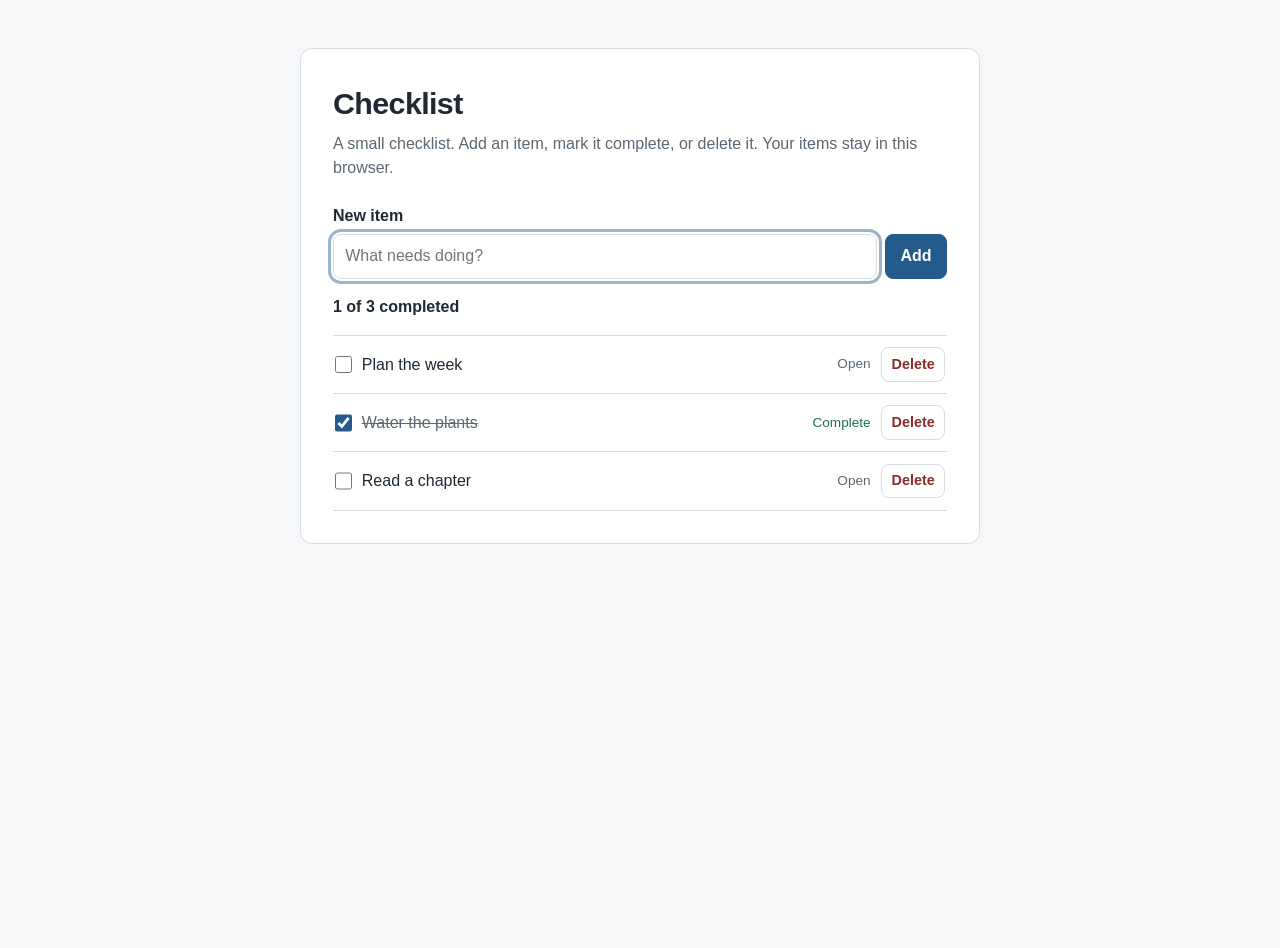
<file: site/index.html>
<!doctype html>
<html lang="en">
<head>
  <meta charset="utf-8">
  <meta name="viewport" content="width=device-width, initial-scale=1">
  <title>Checklist</title>
  <link rel="stylesheet" href="styles.css">
</head>
<body>
  <main class="app">
    <header class="app-header">
      <h1>Checklist</h1>
      <p class="intro">A small checklist. Add an item, mark it complete, or delete it. Your items stay in this browser.</p>
    </header>

    <form id="new-item-form" class="new-item" novalidate>
      <label for="new-label">New item</label>
      <div class="new-item-row">
        <input id="new-label" name="label" type="text" autocomplete="off" maxlength="200" placeholder="What needs doing?">
        <button type="submit">Add</button>
      </div>
    </form>

    <p id="error" class="error" role="alert" hidden></p>
    <p id="notice" class="notice" role="status" hidden></p>

    <p id="count" class="count" role="status" aria-live="polite"></p>

    <section id="storage-error" class="storage-error" aria-labelledby="storage-error-heading" hidden>
      <h2 id="storage-error-heading">Saved data could not be read</h2>
      <p id="storage-error-text"></p>
      <p>The original bytes are left unchanged at the storage key below. Copy them before resetting if you need them.</p>
      <p class="storage-key">Storage key: <code>checklist.state.v1</code></p>
      <pre id="raw-data" class="raw-data" tabindex="0"></pre>
      <button id="reset-storage" type="button" class="reset">Reset saved data</button>
    </section>

    <ul id="items" class="items" aria-label="Checklist items"></ul>
  </main>
  <script src="app.js" defer></script>
</body>
</html>
</file>
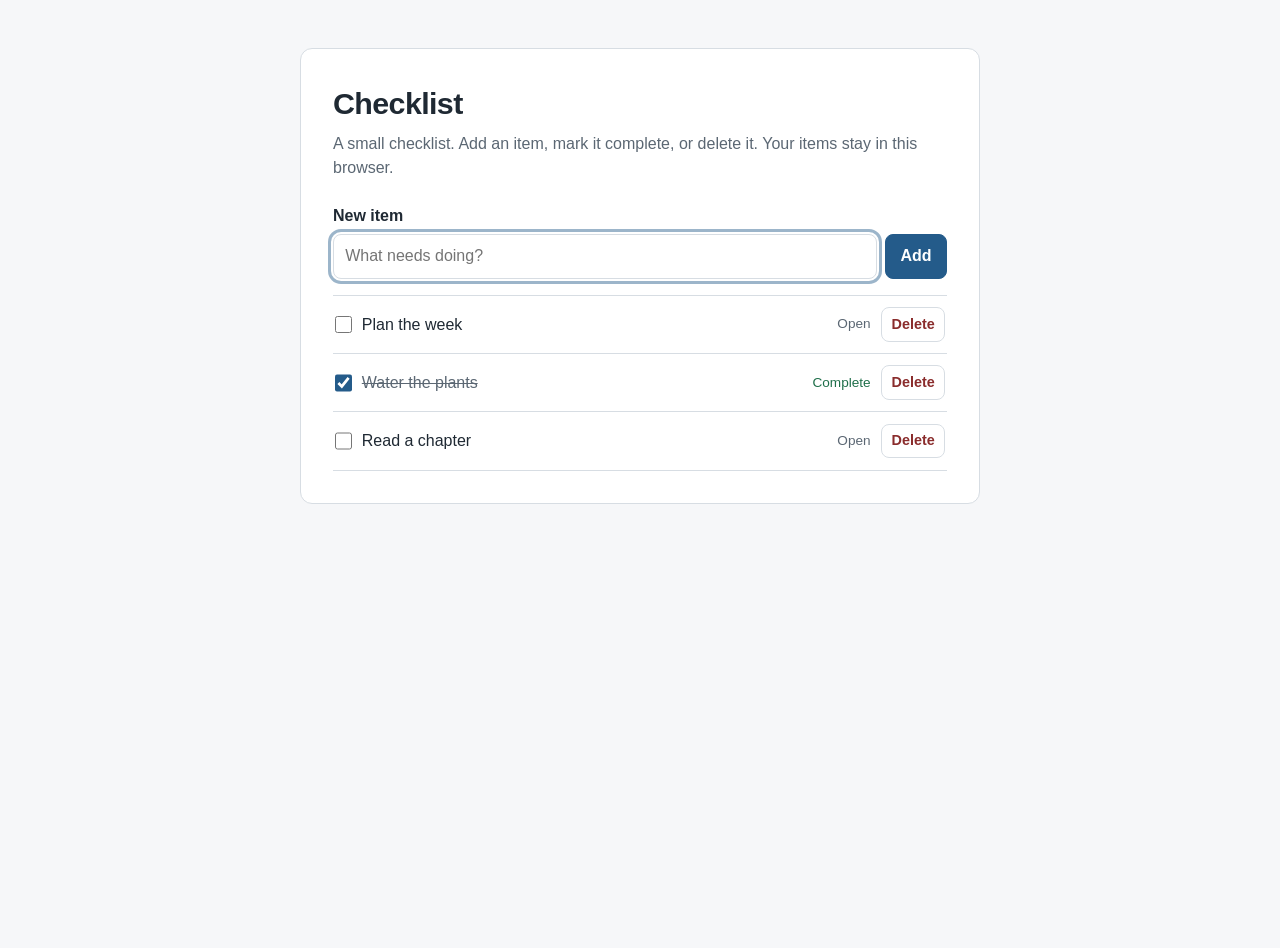
<file: docs/evidence/releases/A/site/index.html>
<!doctype html>
<html lang="en">
<head>
  <meta charset="utf-8">
  <meta name="viewport" content="width=device-width, initial-scale=1">
  <title>Checklist</title>
  <link rel="stylesheet" href="styles.css">
</head>
<body>
  <main class="app">
    <header class="app-header">
      <h1>Checklist</h1>
      <p class="intro">A small checklist. Add an item, mark it complete, or delete it. Your items stay in this browser.</p>
    </header>

    <form id="new-item-form" class="new-item" novalidate>
      <label for="new-label">New item</label>
      <div class="new-item-row">
        <input id="new-label" name="label" type="text" autocomplete="off" maxlength="200" placeholder="What needs doing?">
        <button type="submit">Add</button>
      </div>
    </form>

    <p id="error" class="error" role="alert" hidden></p>
    <p id="notice" class="notice" role="status" hidden></p>

    <section id="storage-error" class="storage-error" aria-labelledby="storage-error-heading" hidden>
      <h2 id="storage-error-heading">Saved data could not be read</h2>
      <p id="storage-error-text"></p>
      <p>The original bytes are left unchanged at the storage key below. Copy them before resetting if you need them.</p>
      <p class="storage-key">Storage key: <code>checklist.state.v1</code></p>
      <pre id="raw-data" class="raw-data" tabindex="0"></pre>
      <button id="reset-storage" type="button" class="reset">Reset saved data</button>
    </section>

    <ul id="items" class="items" aria-label="Checklist items"></ul>
  </main>
  <script src="app.js" defer></script>
</body>
</html>
</file>
<file: site/styles.css>
:root {
  color-scheme: light;
  --page: #f6f7f9;
  --card: #ffffff;
  --ink: #1f2933;
  --muted: #5b6773;
  --line: #d7dde3;
  --accent: #245b8a;
  --accent-ink: #ffffff;
  --good: #1f6f4a;
  --bad: #8a2c2c;
  --bad-bg: #fdf0f0;
  --notice-bg: #eef6f1;
  --code: #eef1f4;
}

* {
  box-sizing: border-box;
}

[hidden] {
  display: none !important;
}

html,
body {
  margin: 0;
  padding: 0;
}

body {
  min-height: 100vh;
  background: var(--page);
  color: var(--ink);
  font: 16px/1.5 -apple-system, BlinkMacSystemFont, "Segoe UI", Roboto, Helvetica, Arial, sans-serif;
}

.app {
  width: min(680px, calc(100% - 2rem));
  margin: 3rem auto;
  padding: 2rem;
  background: var(--card);
  border: 1px solid var(--line);
  border-radius: 12px;
}

.app-header h1 {
  margin: 0 0 0.35rem;
  font-size: 1.9rem;
  letter-spacing: -0.02em;
}

.intro {
  margin: 0 0 1.5rem;
  color: var(--muted);
}

.count {
  margin: 0 0 0.5rem;
  font-weight: 600;
}

.new-item {
  margin-bottom: 1rem;
}

.new-item > label {
  display: block;
  margin-bottom: 0.35rem;
  font-weight: 600;
}

.new-item-row {
  display: flex;
  gap: 0.5rem;
}

.new-item input {
  flex: 1 1 auto;
  min-width: 0;
  padding: 0.6rem 0.7rem;
  border: 1px solid var(--line);
  border-radius: 8px;
  background: #fff;
  color: var(--ink);
  font: inherit;
}

.new-item input:focus-visible,
button:focus-visible,
pre:focus-visible {
  outline: 3px solid rgba(36, 91, 138, 0.45);
  outline-offset: 2px;
}

button {
  padding: 0.6rem 0.9rem;
  border: 1px solid var(--accent);
  border-radius: 8px;
  background: var(--accent);
  color: var(--accent-ink);
  font: inherit;
  font-weight: 600;
  cursor: pointer;
}

button:hover {
  filter: brightness(1.08);
}

.error,
.notice {
  margin: 0.75rem 0;
  padding: 0.65rem 0.75rem;
  border-radius: 8px;
}

.error {
  border: 1px solid #e5b4b4;
  background: var(--bad-bg);
  color: var(--bad);
}

.notice {
  border: 1px solid #b9d8c5;
  background: var(--notice-bg);
  color: var(--good);
}

.storage-error {
  margin: 0.75rem 0 1rem;
  padding: 1rem;
  border: 1px solid #e5b4b4;
  border-radius: 10px;
  background: var(--bad-bg);
}

.storage-error h2 {
  margin: 0 0 0.5rem;
  font-size: 1.15rem;
  color: var(--bad);
}

.storage-error p {
  margin: 0 0 0.6rem;
}

.storage-key code {
  padding: 0.1rem 0.35rem;
  border-radius: 4px;
  background: var(--code);
}

.raw-data {
  max-height: 10rem;
  overflow: auto;
  margin: 0 0 0.8rem;
  padding: 0.7rem;
  border: 1px solid var(--line);
  border-radius: 8px;
  background: #fff;
  color: var(--ink);
  font: 0.85rem/1.45 ui-monospace, SFMono-Regular, Menlo, Consolas, "Liberation Mono", monospace;
  white-space: pre-wrap;
  word-break: break-word;
}

.reset {
  border-color: var(--bad);
  background: var(--bad);
}

.items {
  margin: 1rem 0 0;
  padding: 0;
  list-style: none;
  border-top: 1px solid var(--line);
}

.item {
  display: flex;
  align-items: center;
  gap: 0.65rem;
  padding: 0.7rem 0.1rem;
  border-bottom: 1px solid var(--line);
}

.item-label {
  display: flex;
  flex: 1 1 auto;
  align-items: center;
  gap: 0.6rem;
  min-width: 0;
  cursor: pointer;
}

.item-label input {
  width: 1.1rem;
  height: 1.1rem;
  margin: 0;
  accent-color: var(--accent);
}

.label-text {
  overflow-wrap: anywhere;
}

.item.is-complete .label-text {
  color: var(--muted);
  text-decoration: line-through;
}

.state {
  flex: 0 0 auto;
  min-width: 4.5rem;
  color: var(--muted);
  font-size: 0.85rem;
  text-align: right;
}

.item.is-complete .state {
  color: var(--good);
}

.delete {
  flex: 0 0 auto;
  padding: 0.35rem 0.6rem;
  border-color: var(--line);
  background: #fff;
  color: var(--bad);
  font-size: 0.9rem;
}

.delete:hover {
  border-color: var(--bad);
  filter: none;
}

@media (max-width: 480px) {
  .app {
    margin: 1rem auto;
    padding: 1.25rem;
  }

  .item {
    flex-wrap: wrap;
  }

  .state {
    min-width: 0;
  }
}
</file>
<file: docs/evidence/releases/A/site/styles.css>
:root {
  color-scheme: light;
  --page: #f6f7f9;
  --card: #ffffff;
  --ink: #1f2933;
  --muted: #5b6773;
  --line: #d7dde3;
  --accent: #245b8a;
  --accent-ink: #ffffff;
  --good: #1f6f4a;
  --bad: #8a2c2c;
  --bad-bg: #fdf0f0;
  --notice-bg: #eef6f1;
  --code: #eef1f4;
}

* {
  box-sizing: border-box;
}

[hidden] {
  display: none !important;
}

html,
body {
  margin: 0;
  padding: 0;
}

body {
  min-height: 100vh;
  background: var(--page);
  color: var(--ink);
  font: 16px/1.5 -apple-system, BlinkMacSystemFont, "Segoe UI", Roboto, Helvetica, Arial, sans-serif;
}

.app {
  width: min(680px, calc(100% - 2rem));
  margin: 3rem auto;
  padding: 2rem;
  background: var(--card);
  border: 1px solid var(--line);
  border-radius: 12px;
}

.app-header h1 {
  margin: 0 0 0.35rem;
  font-size: 1.9rem;
  letter-spacing: -0.02em;
}

.intro {
  margin: 0 0 1.5rem;
  color: var(--muted);
}

.new-item {
  margin-bottom: 1rem;
}

.new-item > label {
  display: block;
  margin-bottom: 0.35rem;
  font-weight: 600;
}

.new-item-row {
  display: flex;
  gap: 0.5rem;
}

.new-item input {
  flex: 1 1 auto;
  min-width: 0;
  padding: 0.6rem 0.7rem;
  border: 1px solid var(--line);
  border-radius: 8px;
  background: #fff;
  color: var(--ink);
  font: inherit;
}

.new-item input:focus-visible,
button:focus-visible,
pre:focus-visible {
  outline: 3px solid rgba(36, 91, 138, 0.45);
  outline-offset: 2px;
}

button {
  padding: 0.6rem 0.9rem;
  border: 1px solid var(--accent);
  border-radius: 8px;
  background: var(--accent);
  color: var(--accent-ink);
  font: inherit;
  font-weight: 600;
  cursor: pointer;
}

button:hover {
  filter: brightness(1.08);
}

.error,
.notice {
  margin: 0.75rem 0;
  padding: 0.65rem 0.75rem;
  border-radius: 8px;
}

.error {
  border: 1px solid #e5b4b4;
  background: var(--bad-bg);
  color: var(--bad);
}

.notice {
  border: 1px solid #b9d8c5;
  background: var(--notice-bg);
  color: var(--good);
}

.storage-error {
  margin: 0.75rem 0 1rem;
  padding: 1rem;
  border: 1px solid #e5b4b4;
  border-radius: 10px;
  background: var(--bad-bg);
}

.storage-error h2 {
  margin: 0 0 0.5rem;
  font-size: 1.15rem;
  color: var(--bad);
}

.storage-error p {
  margin: 0 0 0.6rem;
}

.storage-key code {
  padding: 0.1rem 0.35rem;
  border-radius: 4px;
  background: var(--code);
}

.raw-data {
  max-height: 10rem;
  overflow: auto;
  margin: 0 0 0.8rem;
  padding: 0.7rem;
  border: 1px solid var(--line);
  border-radius: 8px;
  background: #fff;
  color: var(--ink);
  font: 0.85rem/1.45 ui-monospace, SFMono-Regular, Menlo, Consolas, "Liberation Mono", monospace;
  white-space: pre-wrap;
  word-break: break-word;
}

.reset {
  border-color: var(--bad);
  background: var(--bad);
}

.items {
  margin: 1rem 0 0;
  padding: 0;
  list-style: none;
  border-top: 1px solid var(--line);
}

.item {
  display: flex;
  align-items: center;
  gap: 0.65rem;
  padding: 0.7rem 0.1rem;
  border-bottom: 1px solid var(--line);
}

.item-label {
  display: flex;
  flex: 1 1 auto;
  align-items: center;
  gap: 0.6rem;
  min-width: 0;
  cursor: pointer;
}

.item-label input {
  width: 1.1rem;
  height: 1.1rem;
  margin: 0;
  accent-color: var(--accent);
}

.label-text {
  overflow-wrap: anywhere;
}

.item.is-complete .label-text {
  color: var(--muted);
  text-decoration: line-through;
}

.state {
  flex: 0 0 auto;
  min-width: 4.5rem;
  color: var(--muted);
  font-size: 0.85rem;
  text-align: right;
}

.item.is-complete .state {
  color: var(--good);
}

.delete {
  flex: 0 0 auto;
  padding: 0.35rem 0.6rem;
  border-color: var(--line);
  background: #fff;
  color: var(--bad);
  font-size: 0.9rem;
}

.delete:hover {
  border-color: var(--bad);
  filter: none;
}

@media (max-width: 480px) {
  .app {
    margin: 1rem auto;
    padding: 1.25rem;
  }

  .item {
    flex-wrap: wrap;
  }

  .state {
    min-width: 0;
  }
}
</file>
